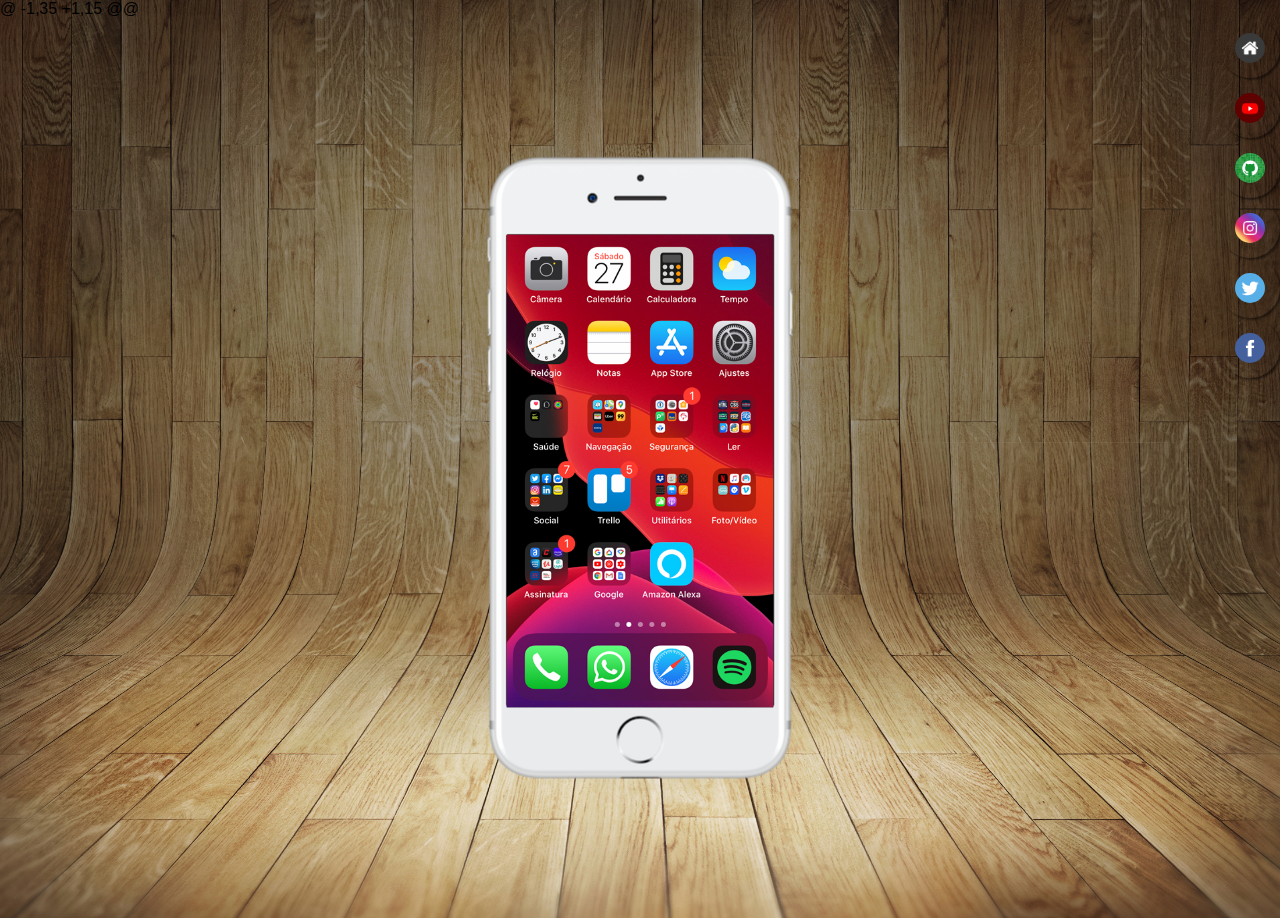
<file: index.html>
@ -1,35 +1,15 @@
<!DOCTYPE html>
<html lang="pt-BR">
<html lang="pt-br">
<head>
    <meta charset="UTF-8">
    <meta name="viewport" content="width=device-width, initial-scale=1.0">
    <link rel="shortcut icon" href="favicon.ico" type="image/x-icon">
    <link rel="stylesheet" href="estilos/style.css">
    <title>Projetos de Redes Sociais</title>
    <title></title>
</head>
<body>
    <h1></h1>
    <main>
        <section id="telefone">
            <iframe src="home.html" name=tela id=tela frameborder="0">
                Seu navegador não suporta iframes.
            </iframe>

        </section>

        <section id="redes-sociais">
            <a href="home.html" target="tela"> <img src="imagens/logo-home.jpg" alt="Home"></a><br>

            <a href="youtube.html" target="tela"> <img src="imagens/logo-youtube.jpg" alt="YouTube"></a><br>

            <a href="github.html" target="tela"> <img src="imagens/logo-github.jpg" alt="GitHub"></a><br>

            <a href="instagran.html" target="tela"> <img src="imagens/logo-instagram.jpg" alt="Instagram"></a><br>

            <a href="twiter.html" target="tela"> <img src="imagens/logo-twitter.jpg" alt="Twitter"></a><br>

            <a href="facebook.html" target="tela"> <img src="imagens/logo-facebook.jpg" alt="Facebook"></a><br>

        </section>
    </main>
    
</body>
</html>
</file>
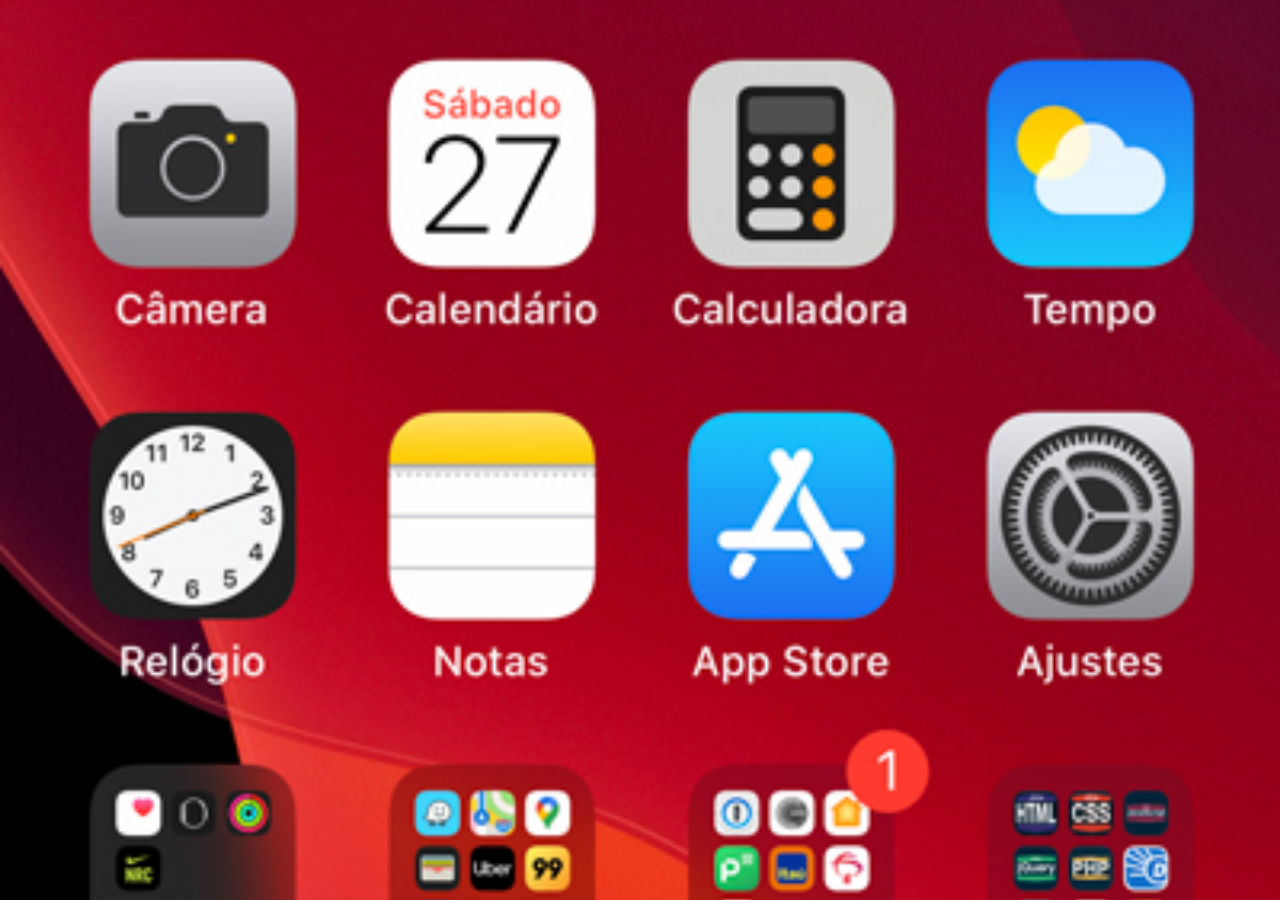
<file: home.html>
<!DOCTYPE html>
<html lang="pt-br">
<head>
    <meta charset="UTF-8">
    <meta name="viewport" content="width=device-width, initial-scale=1.0">
    <title>Home</title>
</head>
<style>
    * {
        margin: 0;
        padding:0;

    }

    body {
        height: 100vh;
        width: 100vw;
        background: black url('imagens/tela-home.jpg') no-repeat top center; 
        background-size: cover;

    
    }
</style>
<body>
    
</body>
</html>
</file>
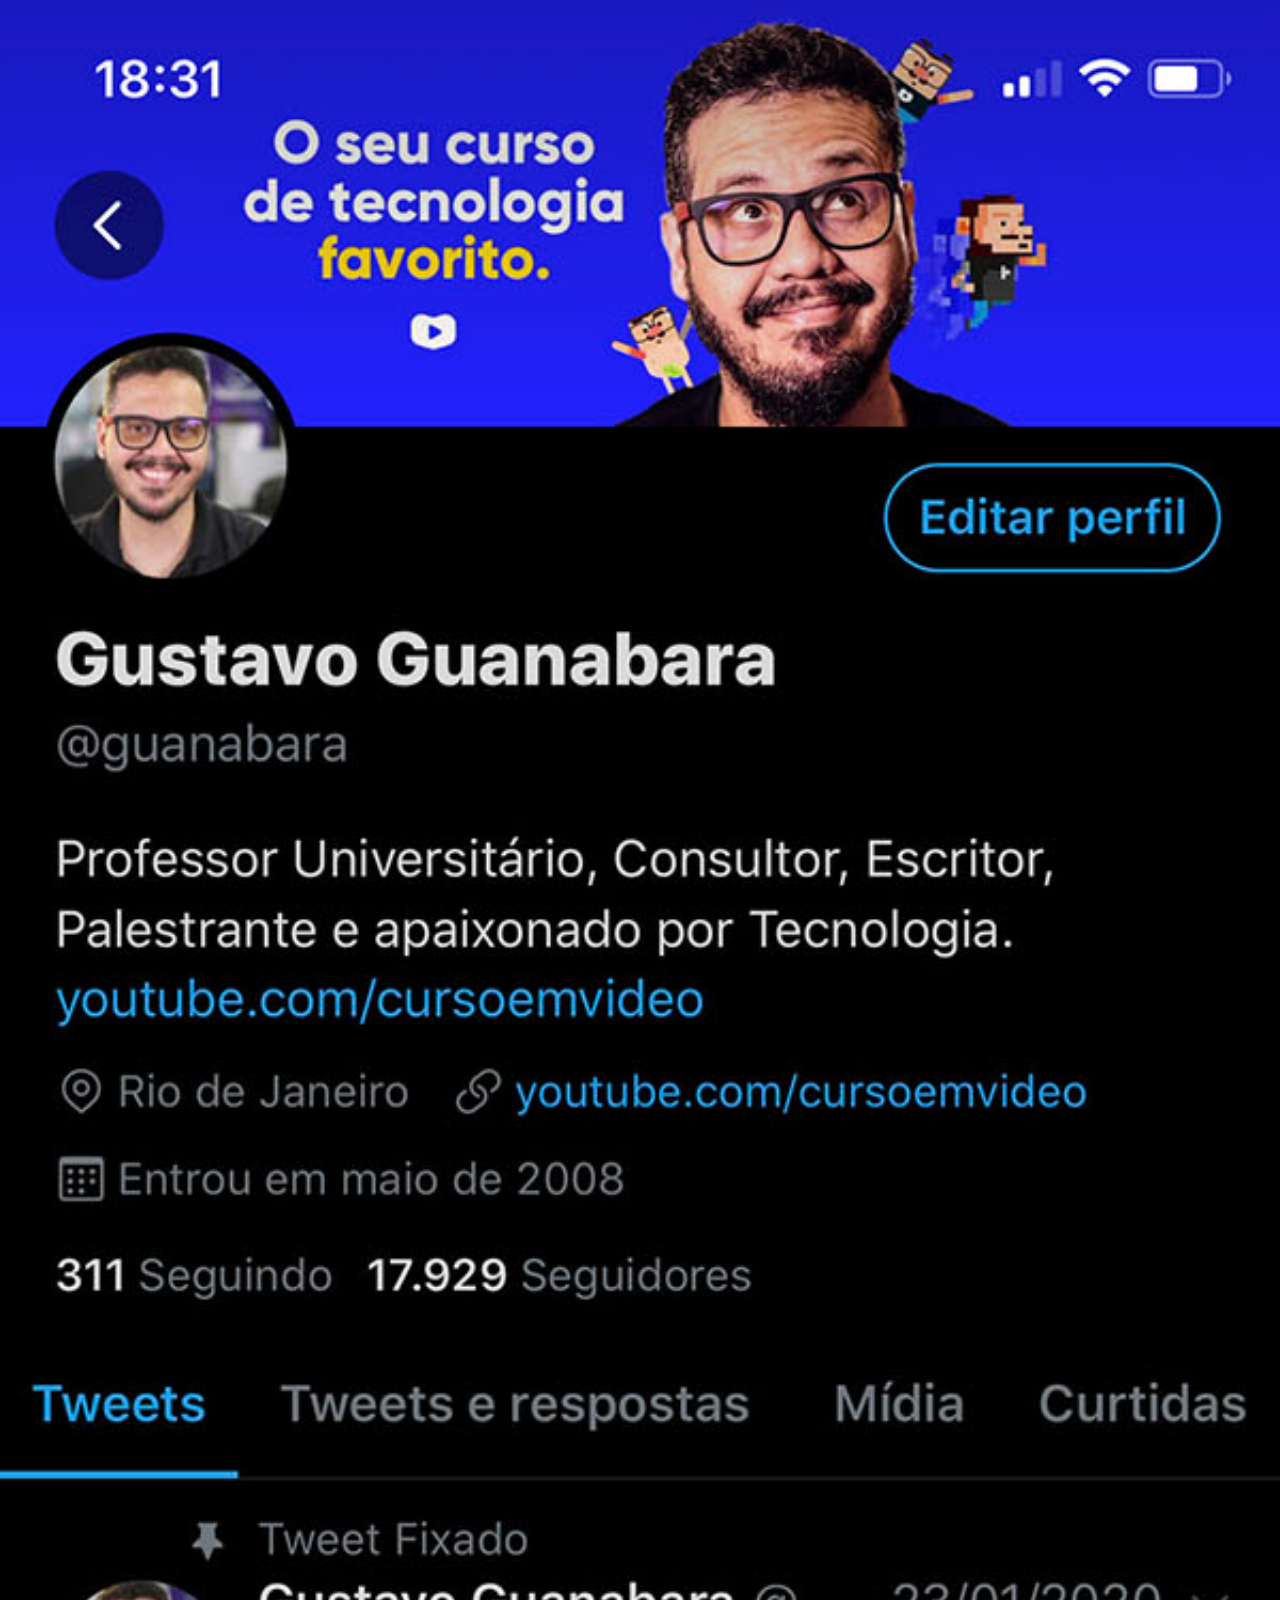
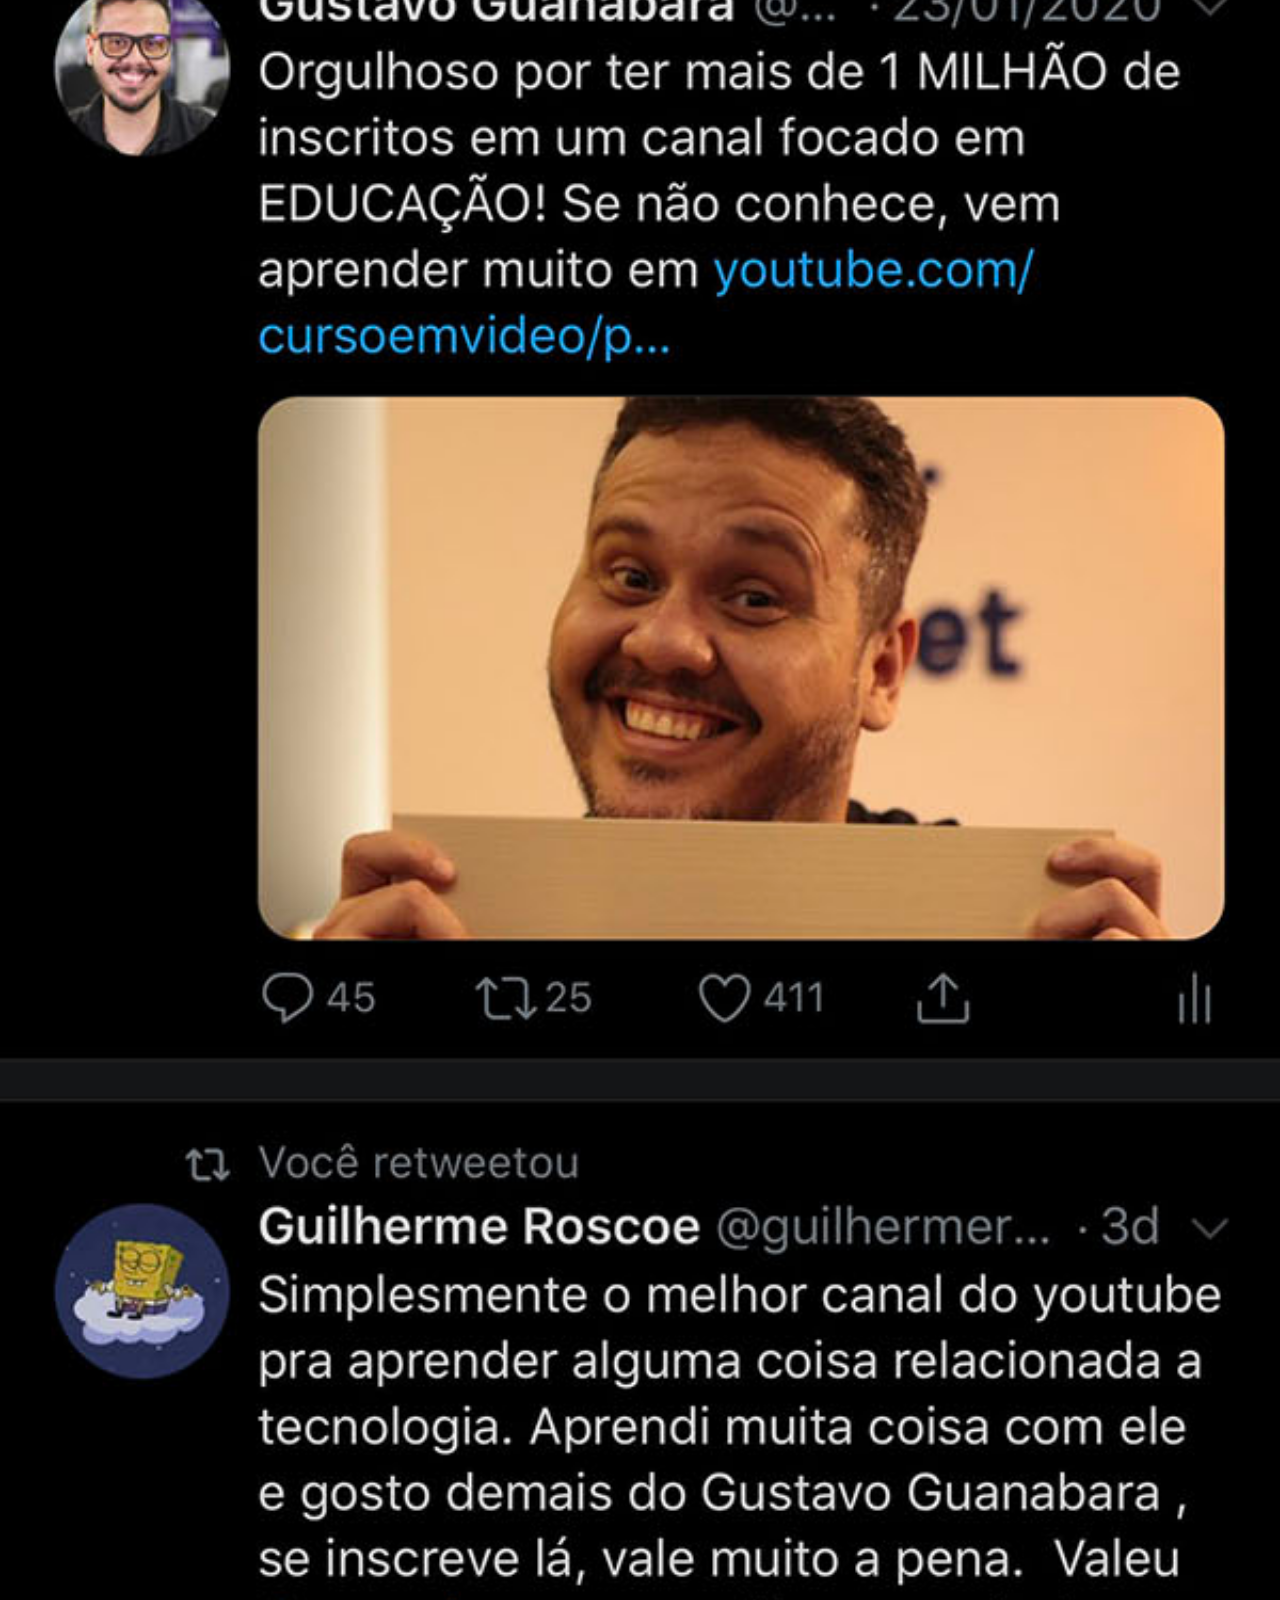
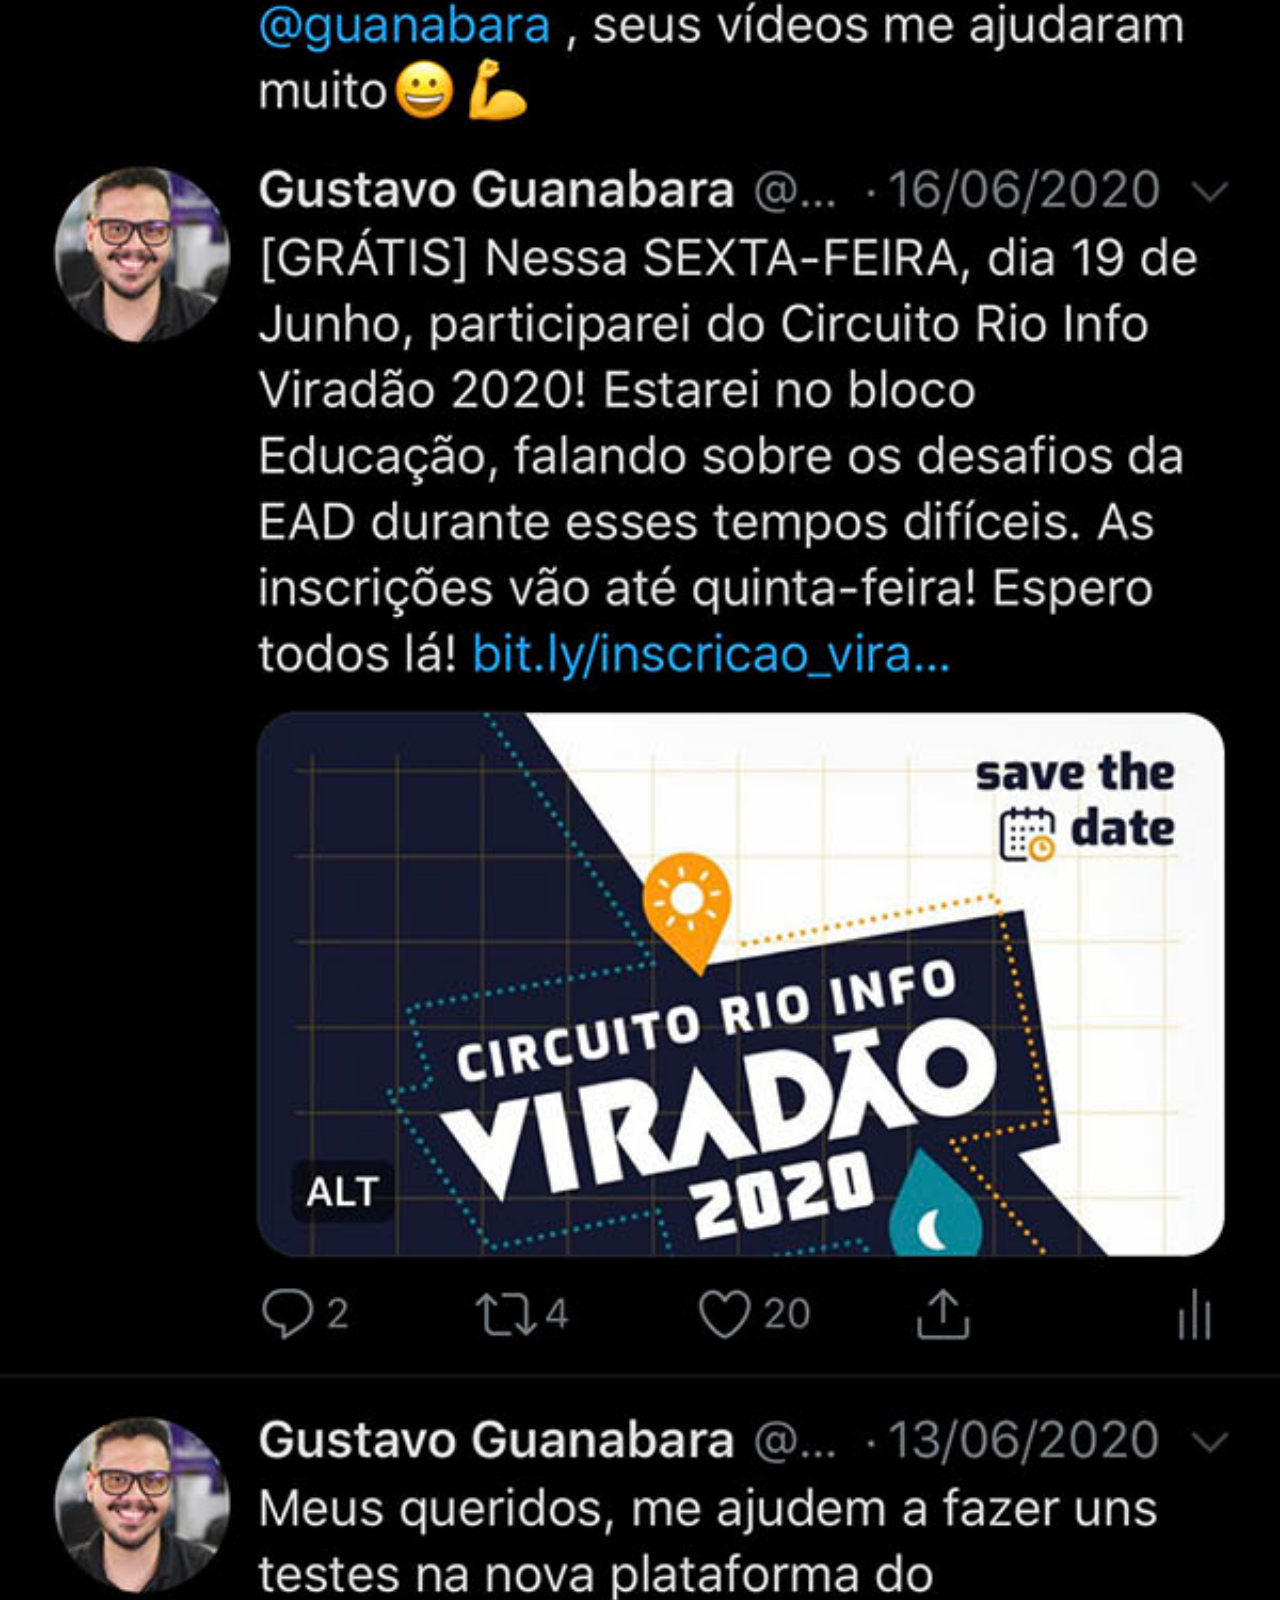
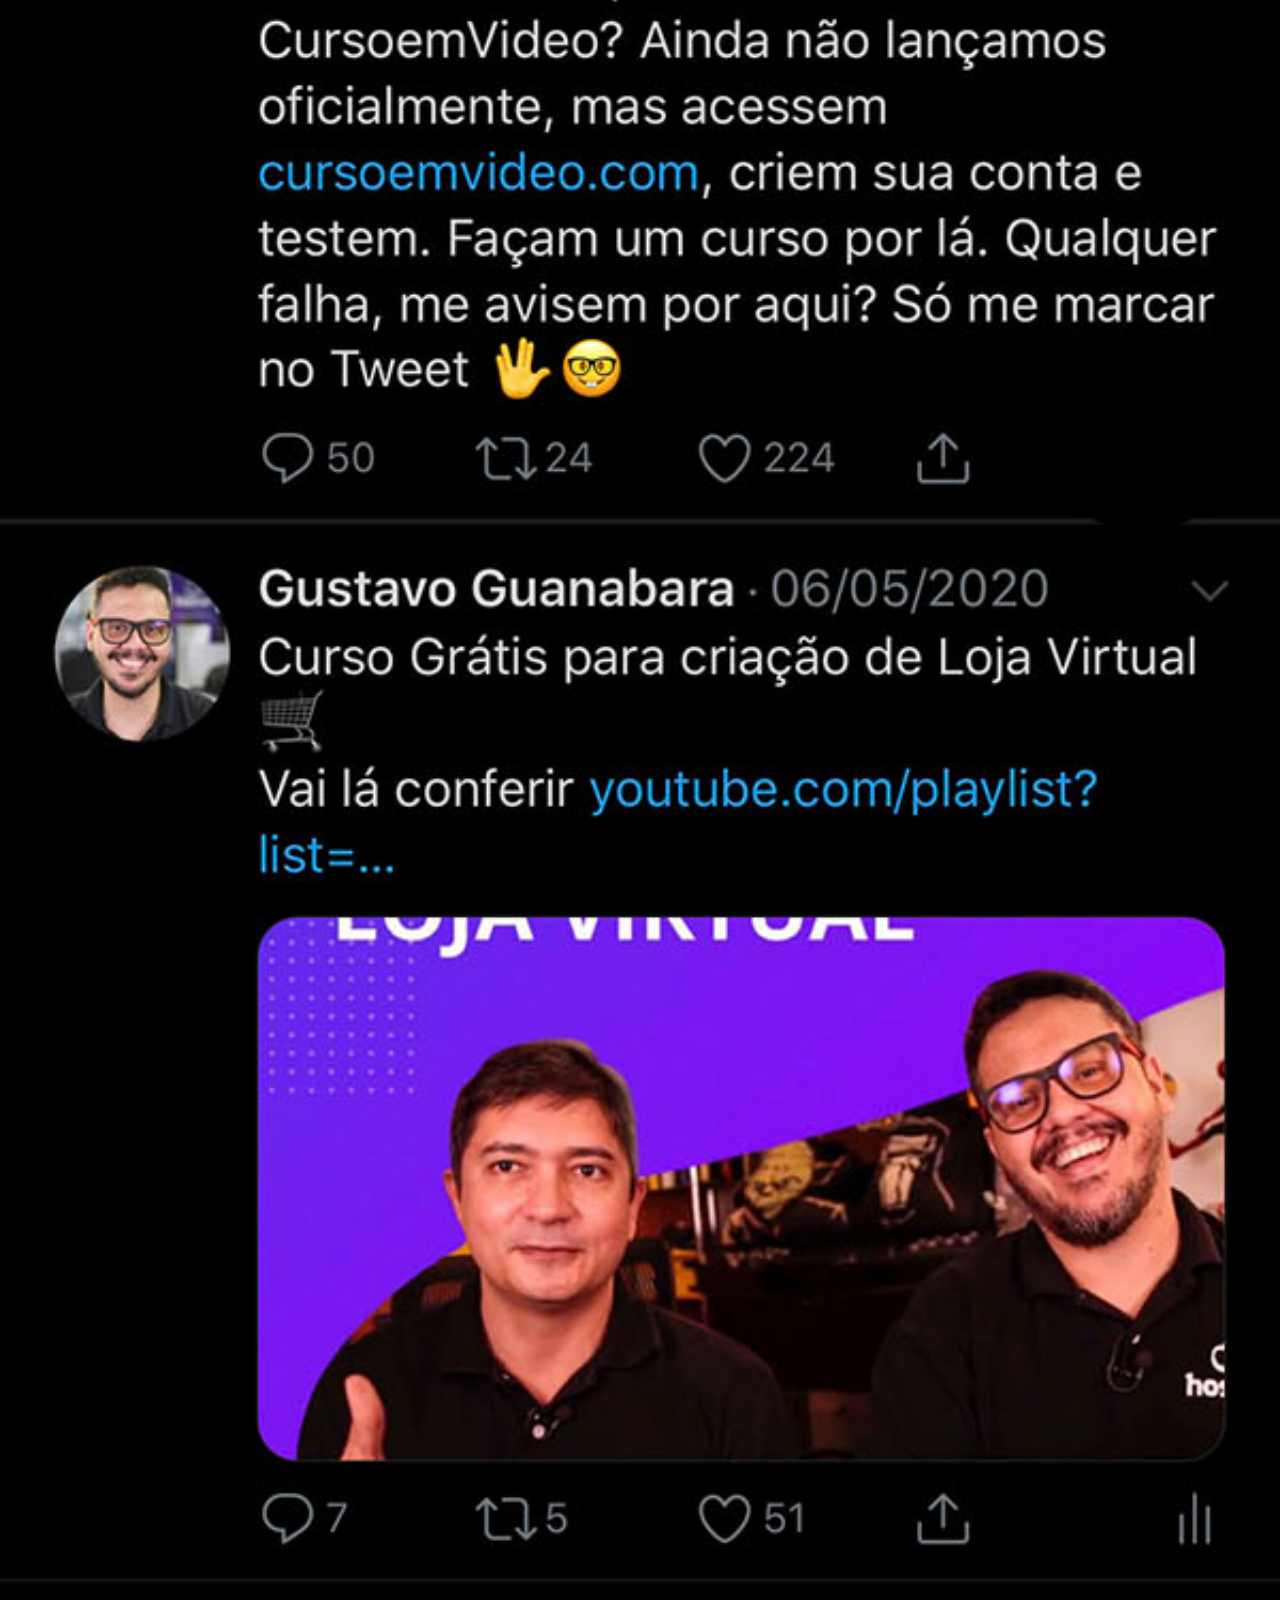
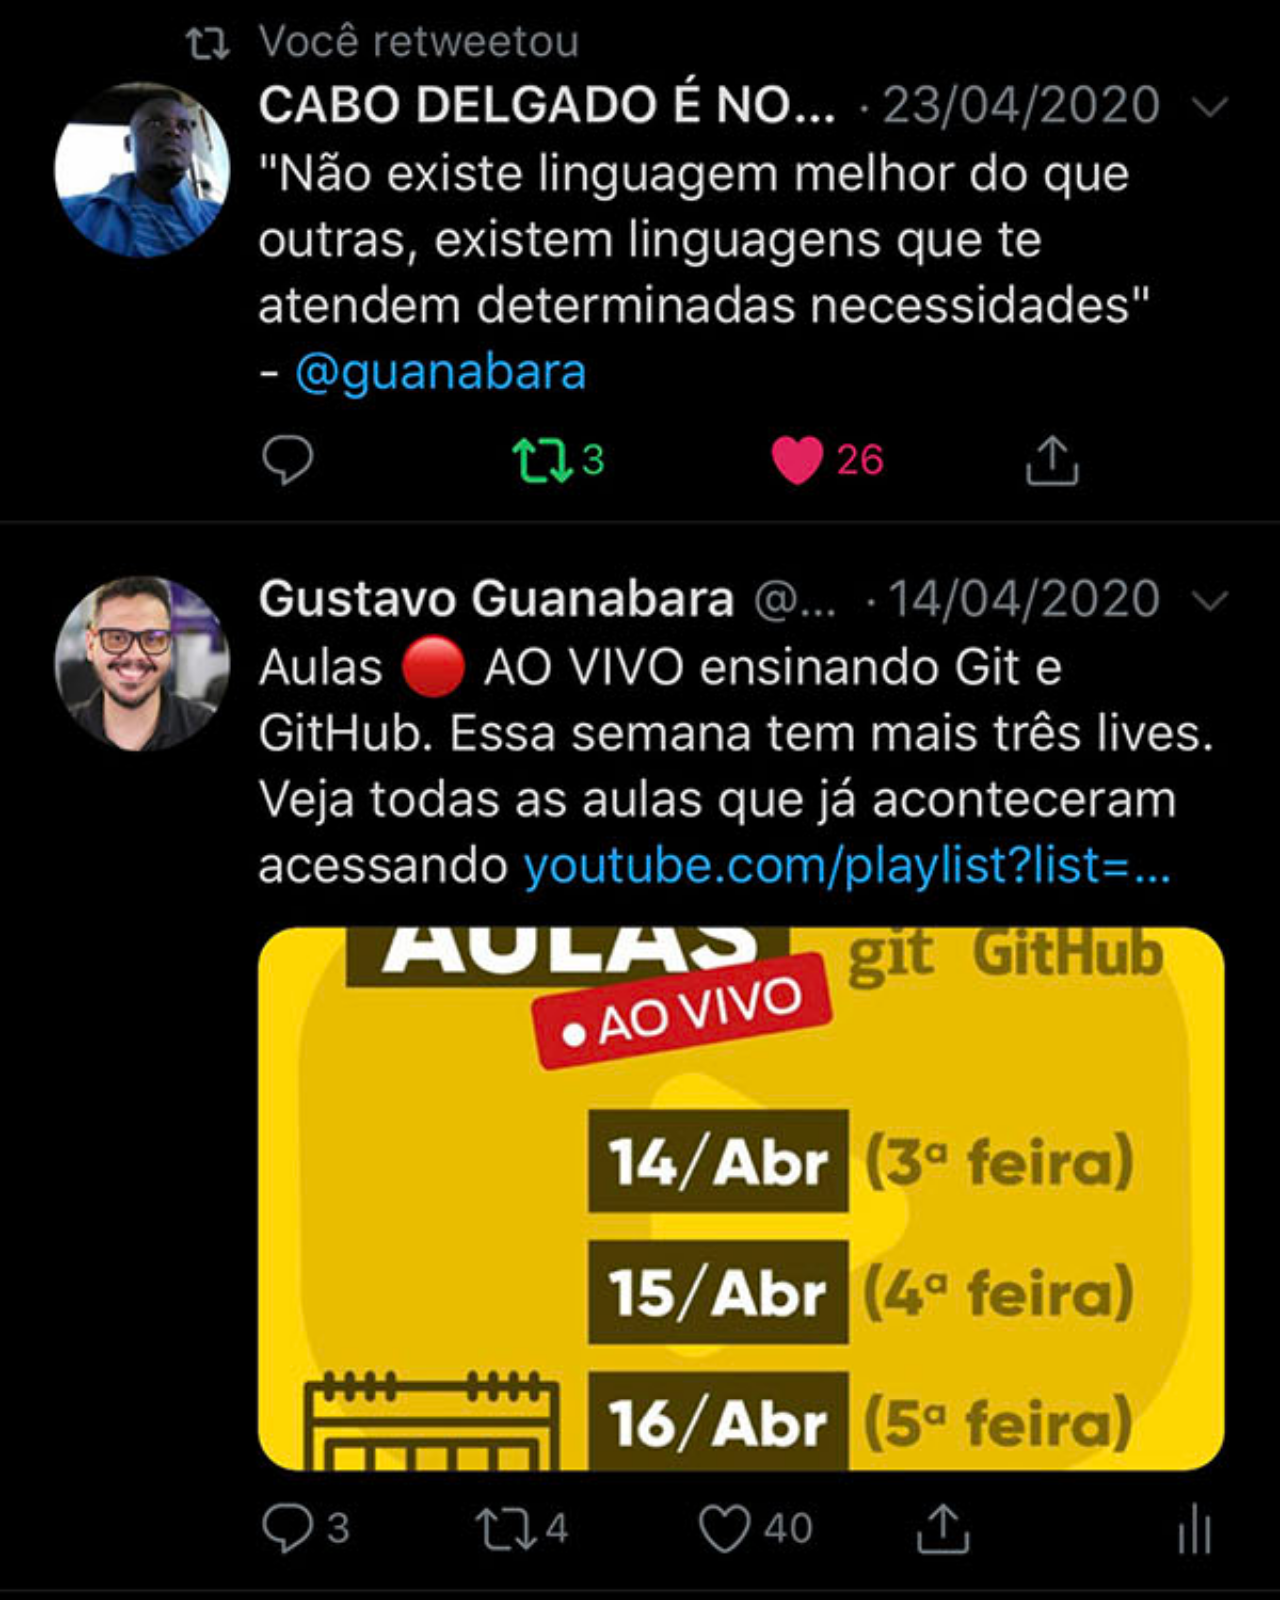
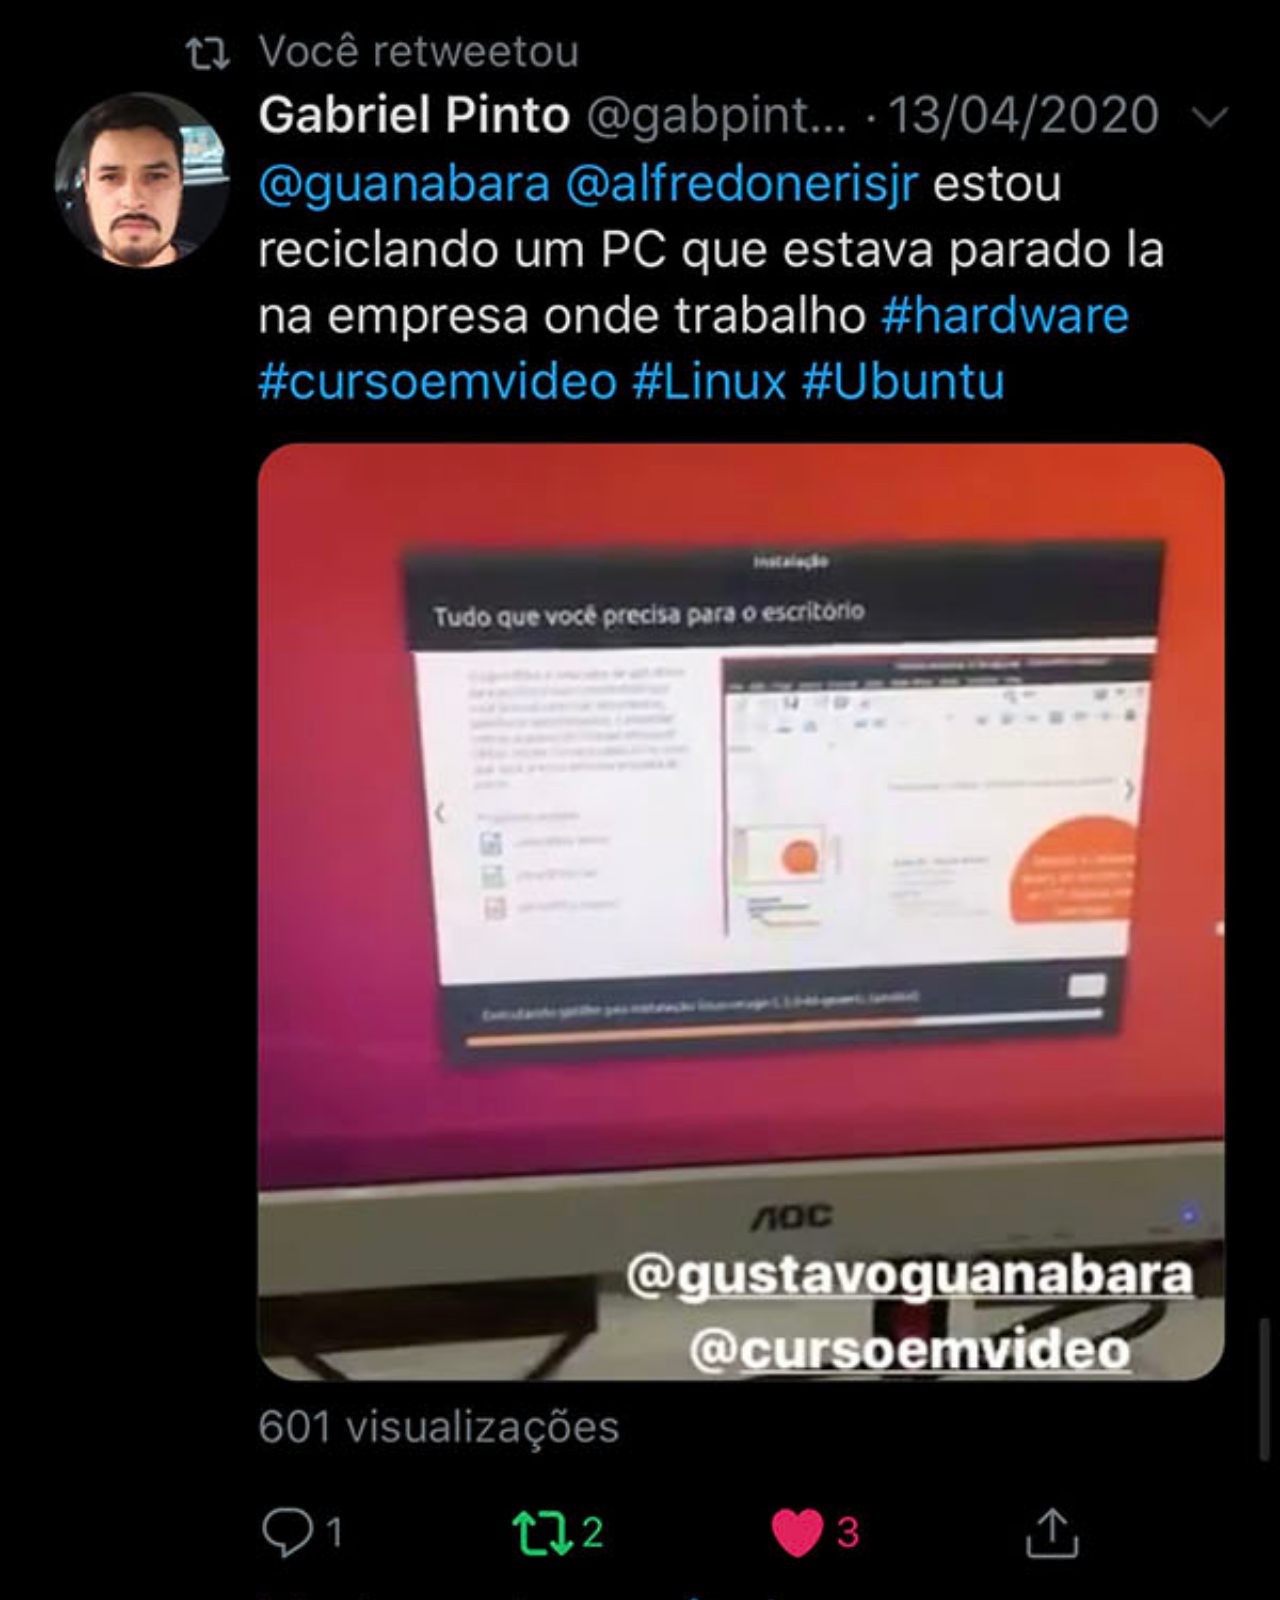
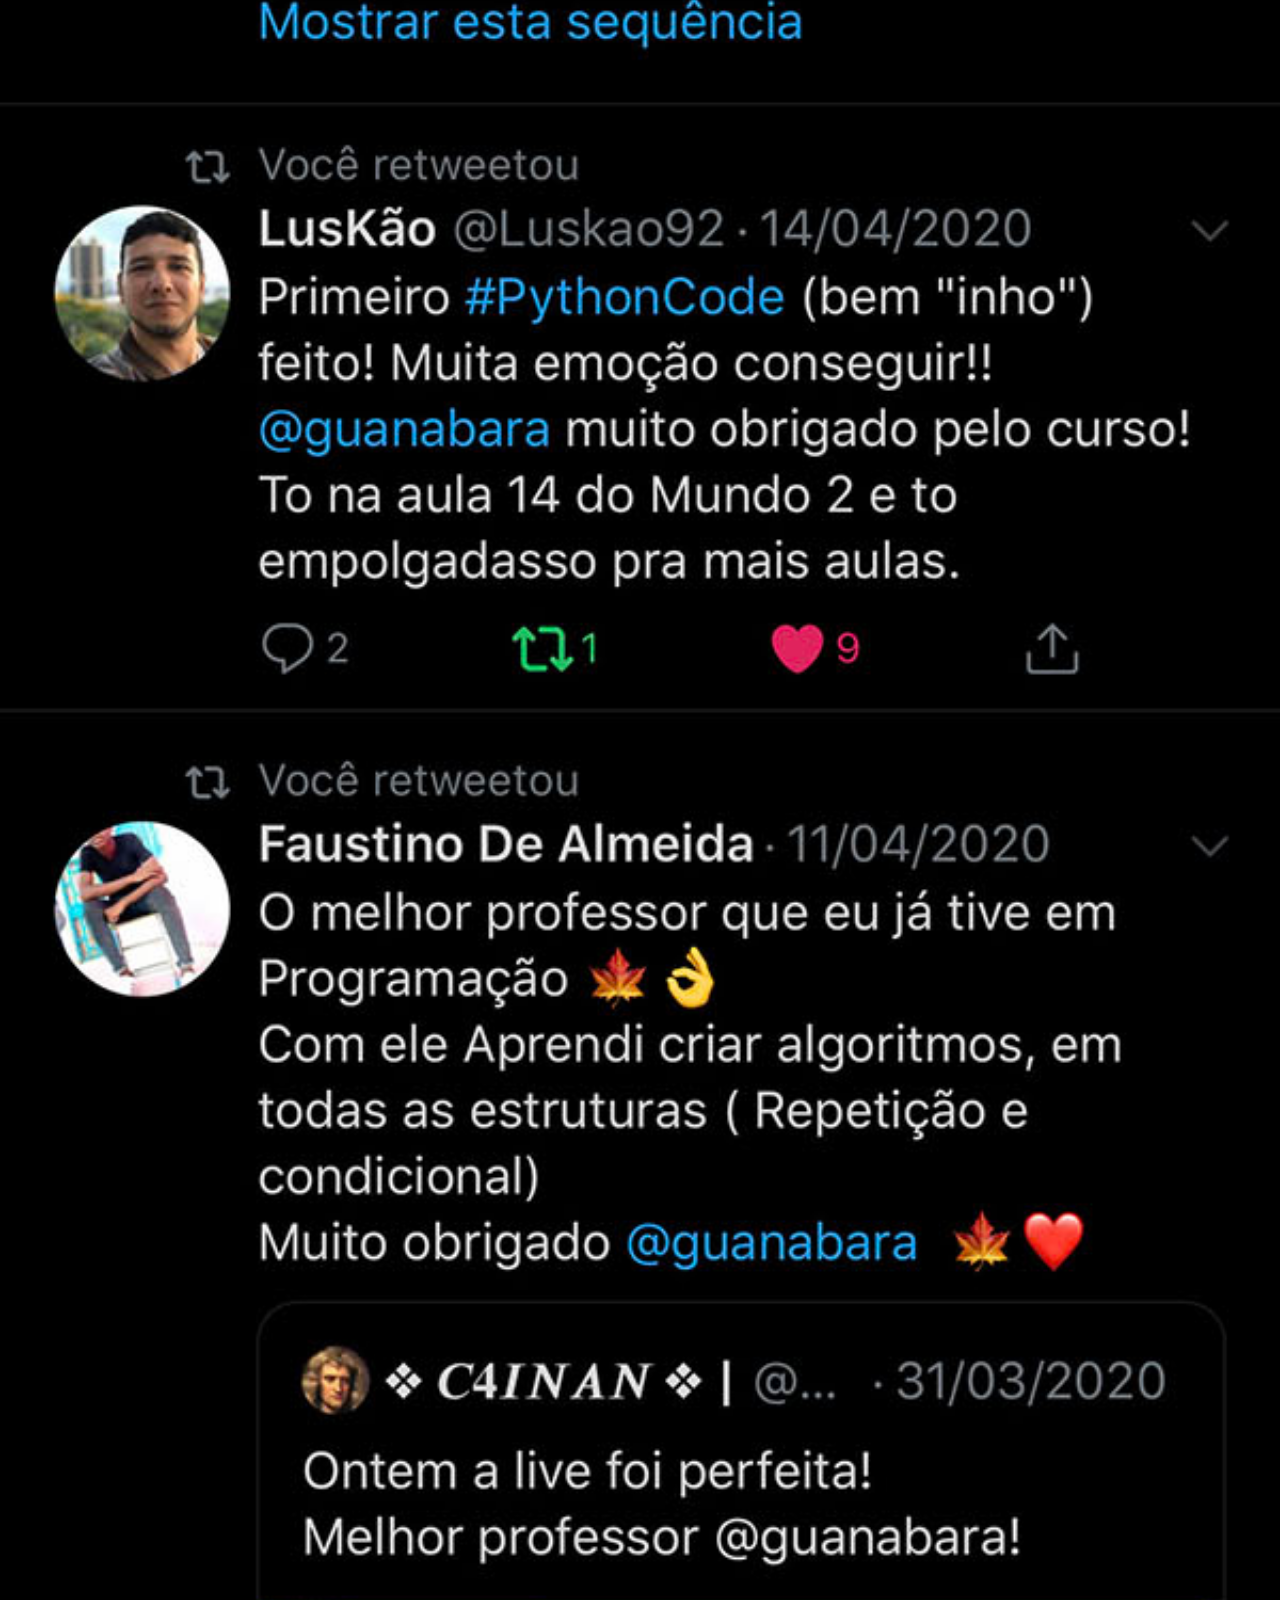
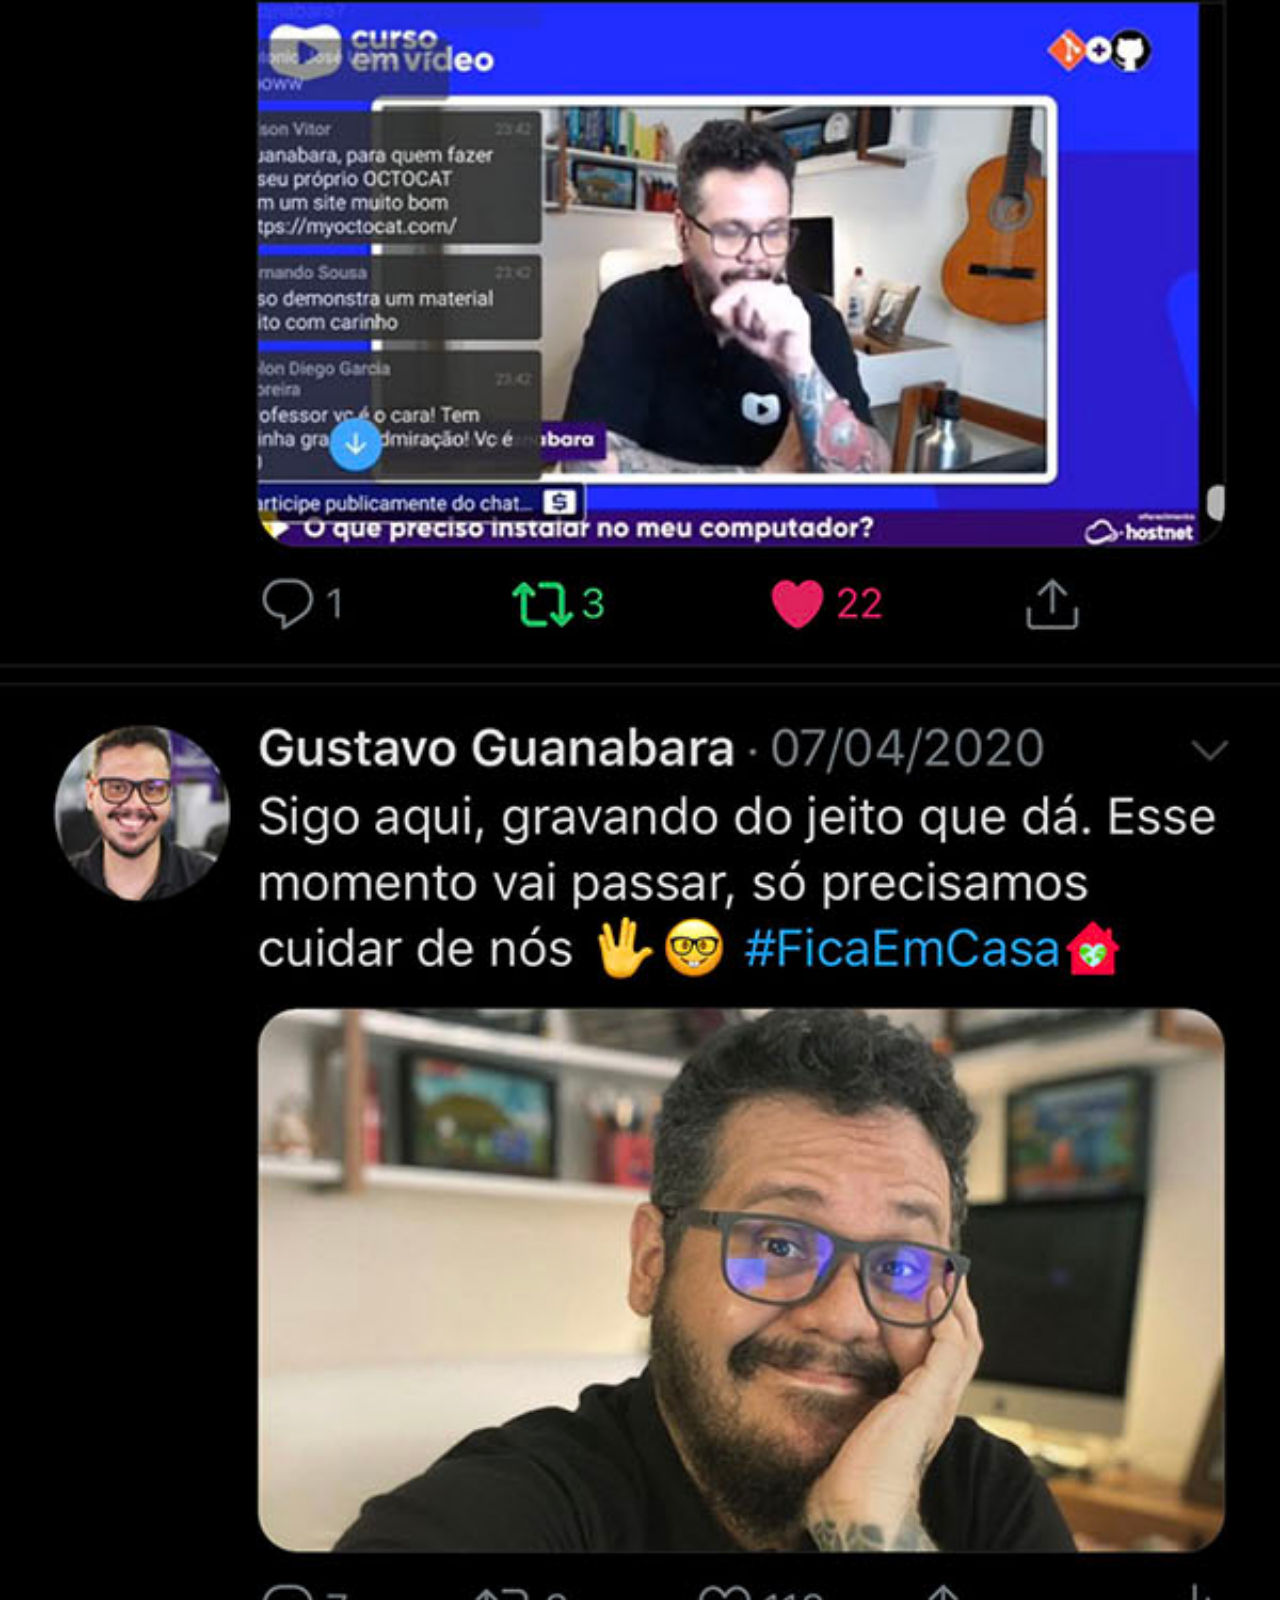
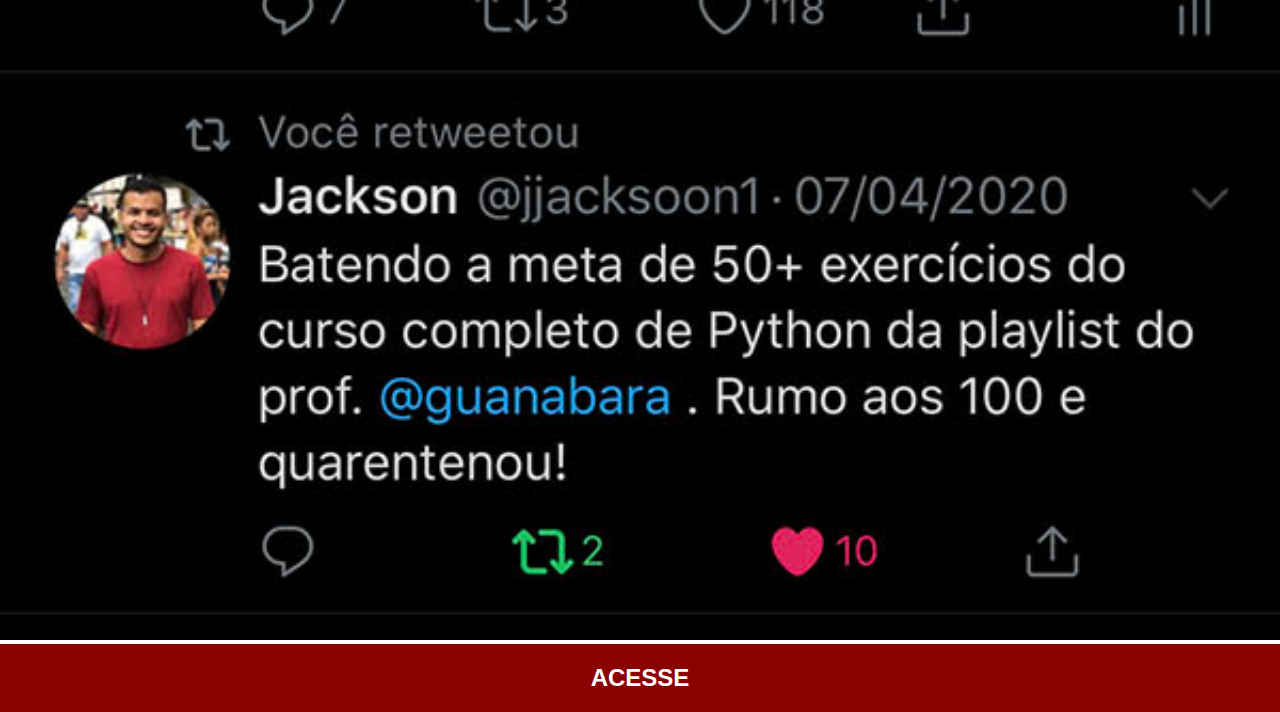
<file: twiter.html>
<!DOCTYPE html>
<html lang="pt-br">
<head>
    <meta charset="UTF-8">
    <meta name="viewport" content="width=device-width, initial-scale=1.0">
    <title>Página Twitter</title>
    <link rel="stylesheet" href="estilos/social.css">
</head>
<body>
    <img src="imagens/tela-twitter.jpg" alt="Twitter">
    <a href="https://twitter.com/" target="_blank">ACESSE</a>
</body>
</html>
</file>
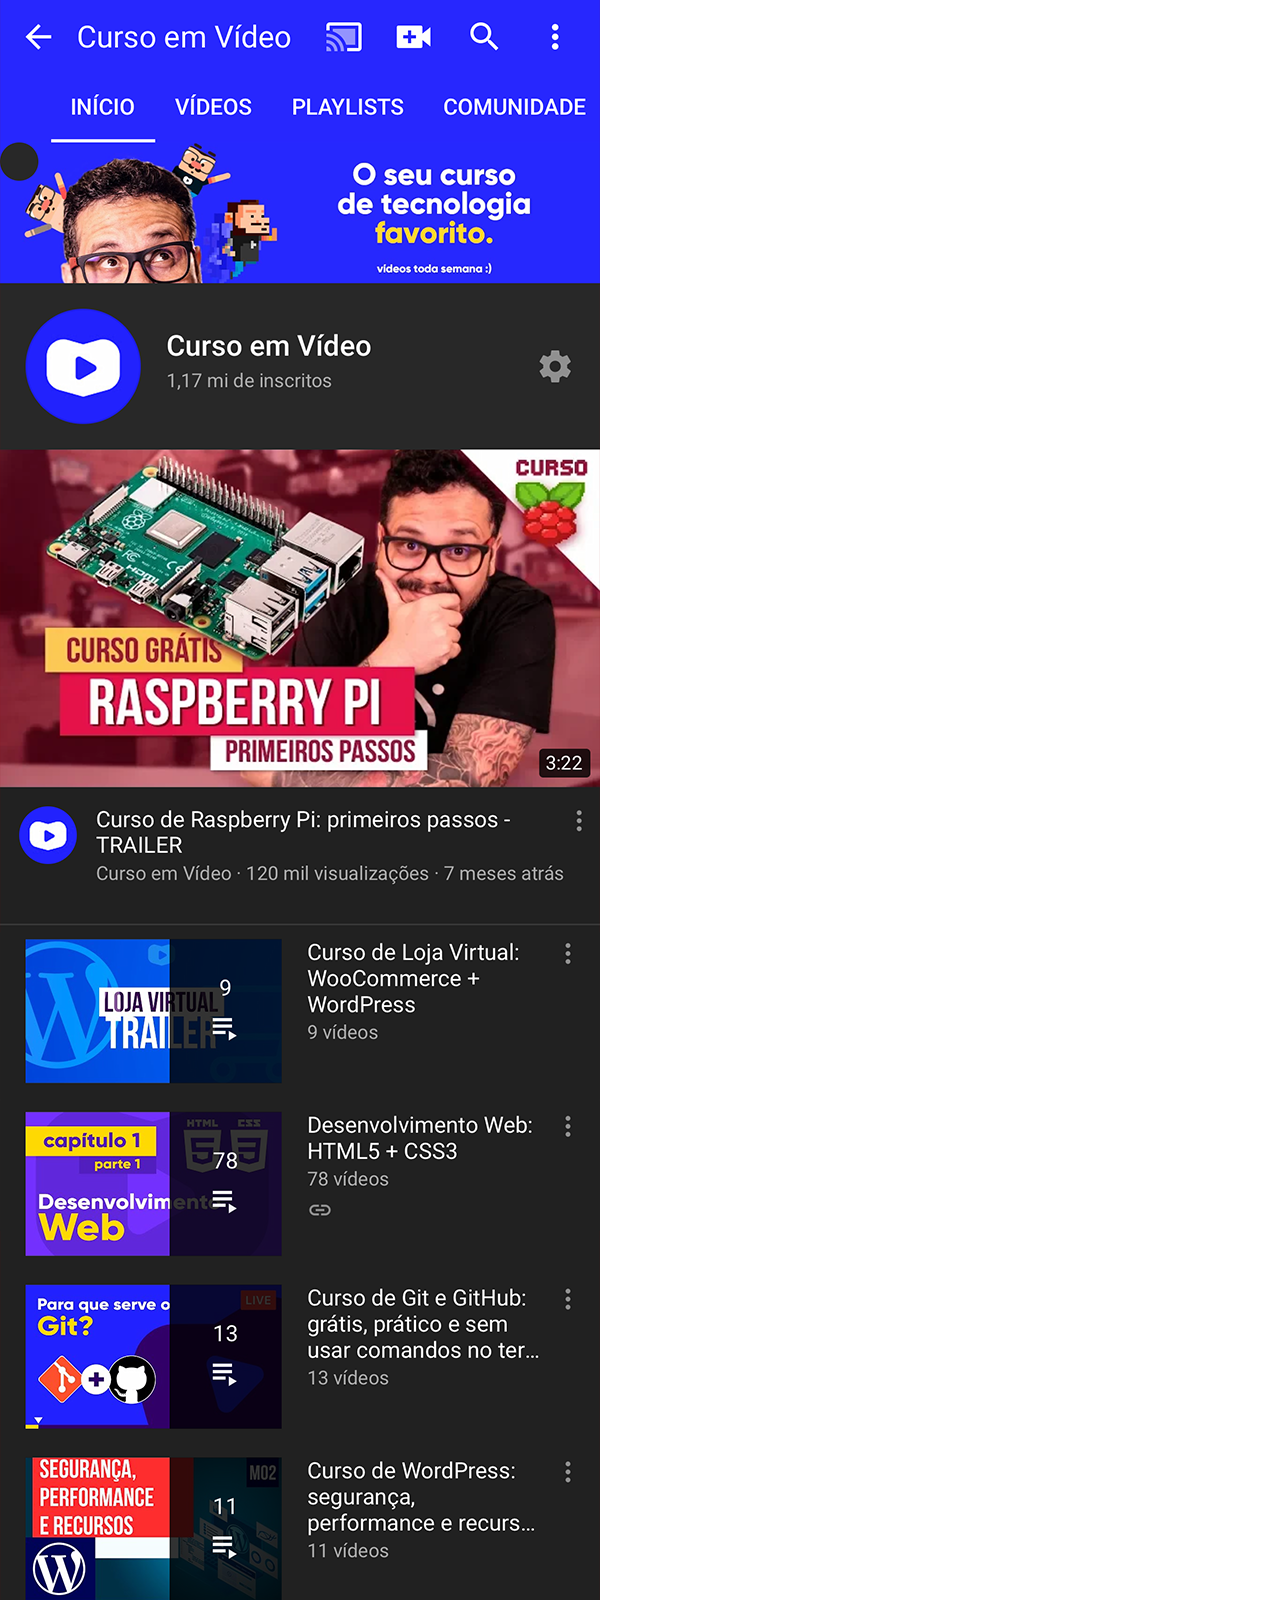
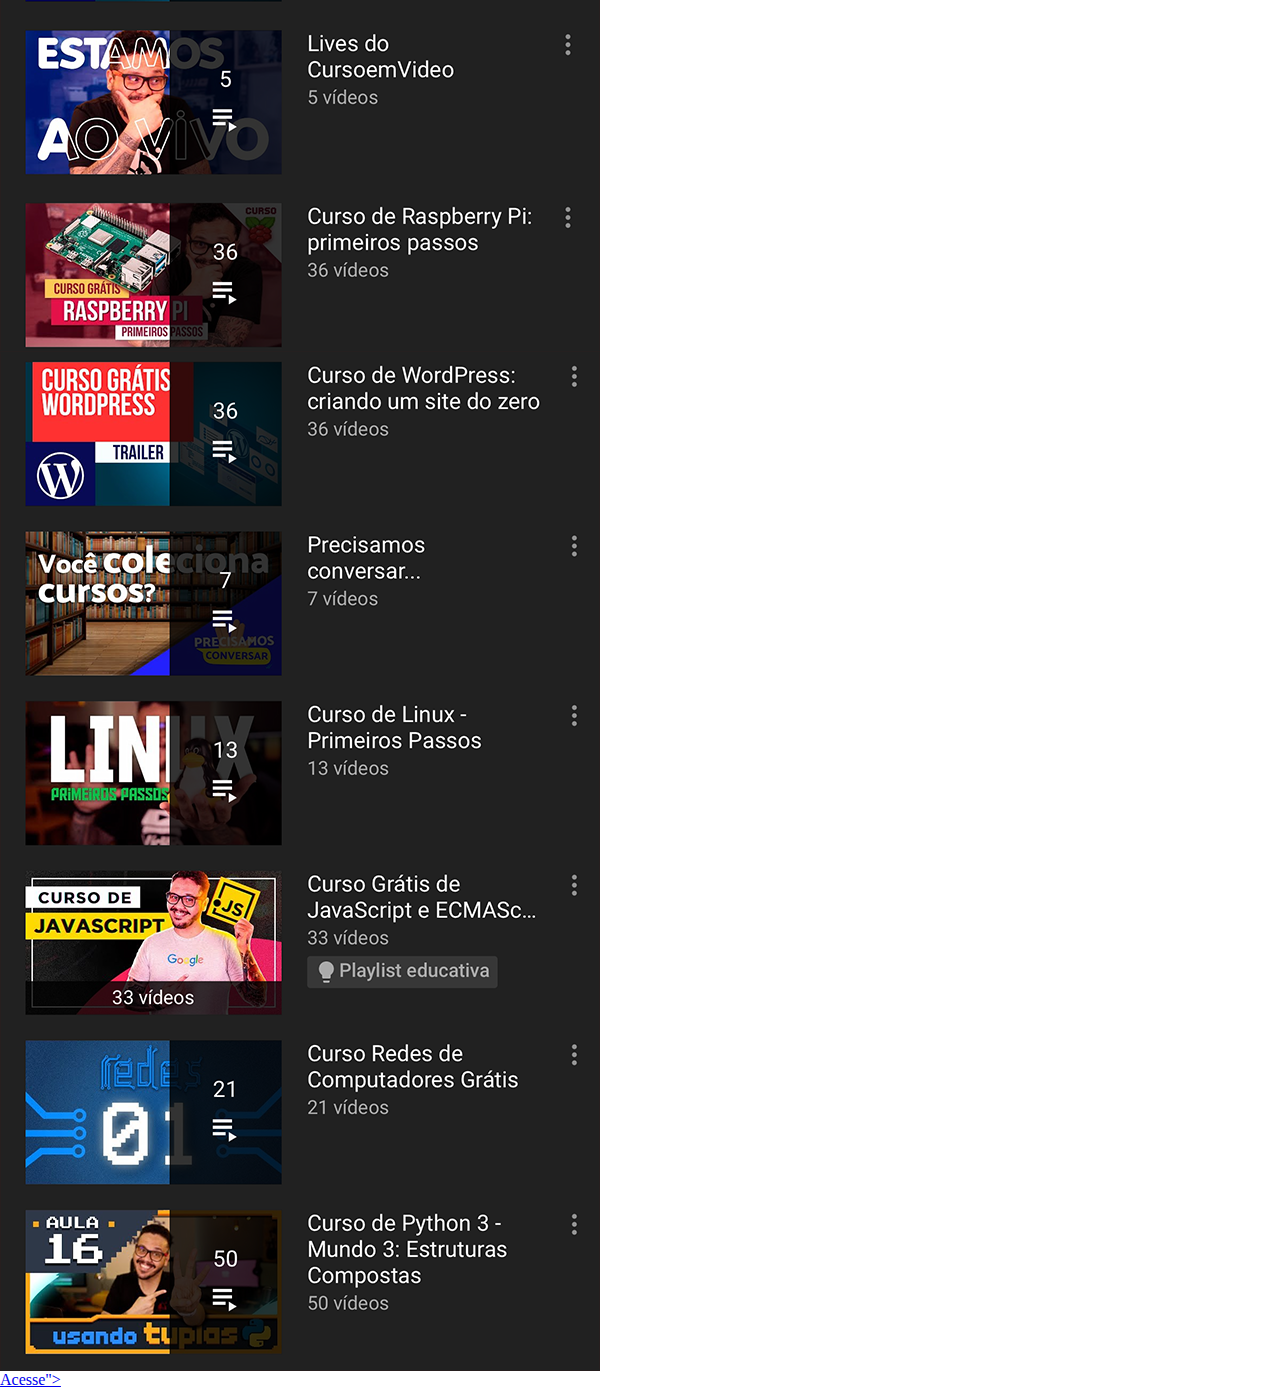
<file: youtube.html>
<!DOCTYPE html>
<html lang="pt-br">
<head>
    <meta charset="UTF-8">
    <meta name="viewport" content="width=device-width, initial-scale=1.0">
    <title>Página YouTube</title>
    <style>
        * {
            margin: 0;
            padding:0;

        }

        img {
            display: block;
            background-color: darkred;
            color : white;
            padding: 0px;]
           

        
        }
    </style>
</head>
<body>
    <img src="imagens/tela-youtube.png" alt="">
    <a href="https://www.youtube.com/@cursoemvideo/playlists" target="_blank">Acesse"></a>
</body>
</html>
</file>
<file: estilos/style.css>
@charset "UTF-8";

* {
    margin: 0;
    padding: 0;
    font-family: Arial, sans-serif;
}

body html {
    height: 100vh;
    width: 100vw;
    background-color: black;
}

body{
    background: url('../imagens/fundo-madeira.jpg')no-repeat ;
    background-size: cover;
    background-attachment: fixed;
}

main {
    position: relative;
    height: 100vh;
}

section#telefone {
    position: absolute;
    top: 50%;
    left: 50%;
    transform: translate(-50%, -50%);
    height: 627px;
    width: 311px;
    background:  url('../imagens/frame-iphone.png') center;
    background-size: cover;
}
iframe#tela {
    position: relative;
    top: 80px;
    left: 22px;
    height: 473px;
    width: 267px;
}
section#redes-sociais {
    text-align: right;
}
section#redes-sociais img {
    width: 60px;
    padding: 15px;
    border-radius: 50%;
    box-shadow: 2px 2px 2px rgba(0, 0, 0, 0.459);
    box-sizing: border-box;
}
section#redes-sociais img:hover {
    border: 2px solid white;
    transform: translate(-3px, -3px);
    box-shadow: 5px 5px 10px rgba(0, 0, 0, 0.521);
    transition: transform 0.3s, border 0.3s;
}
</file>
<file: estilos/social.css>
@charset "UTF-8";
 * {
            margin: 0;
            padding: 0;
            font-family: Arial, Helvetica, sans-serif;
        }
        ::-webkit-scrollbar {
            width: 0px;
            height: 0px;
        }

        img {
            width: 100vw;

        }
        a {
            display: block;
            background-color: darkred;
            color: white;
            padding: 20px;
            text-align: center;
            text-decoration: none;
            font-size: 24px;
            font-weight: bold;
        }
        a:hover {
            background-color: red;
            transition: 0.5s;
            transform: scale(1.1);
        }
</file>
